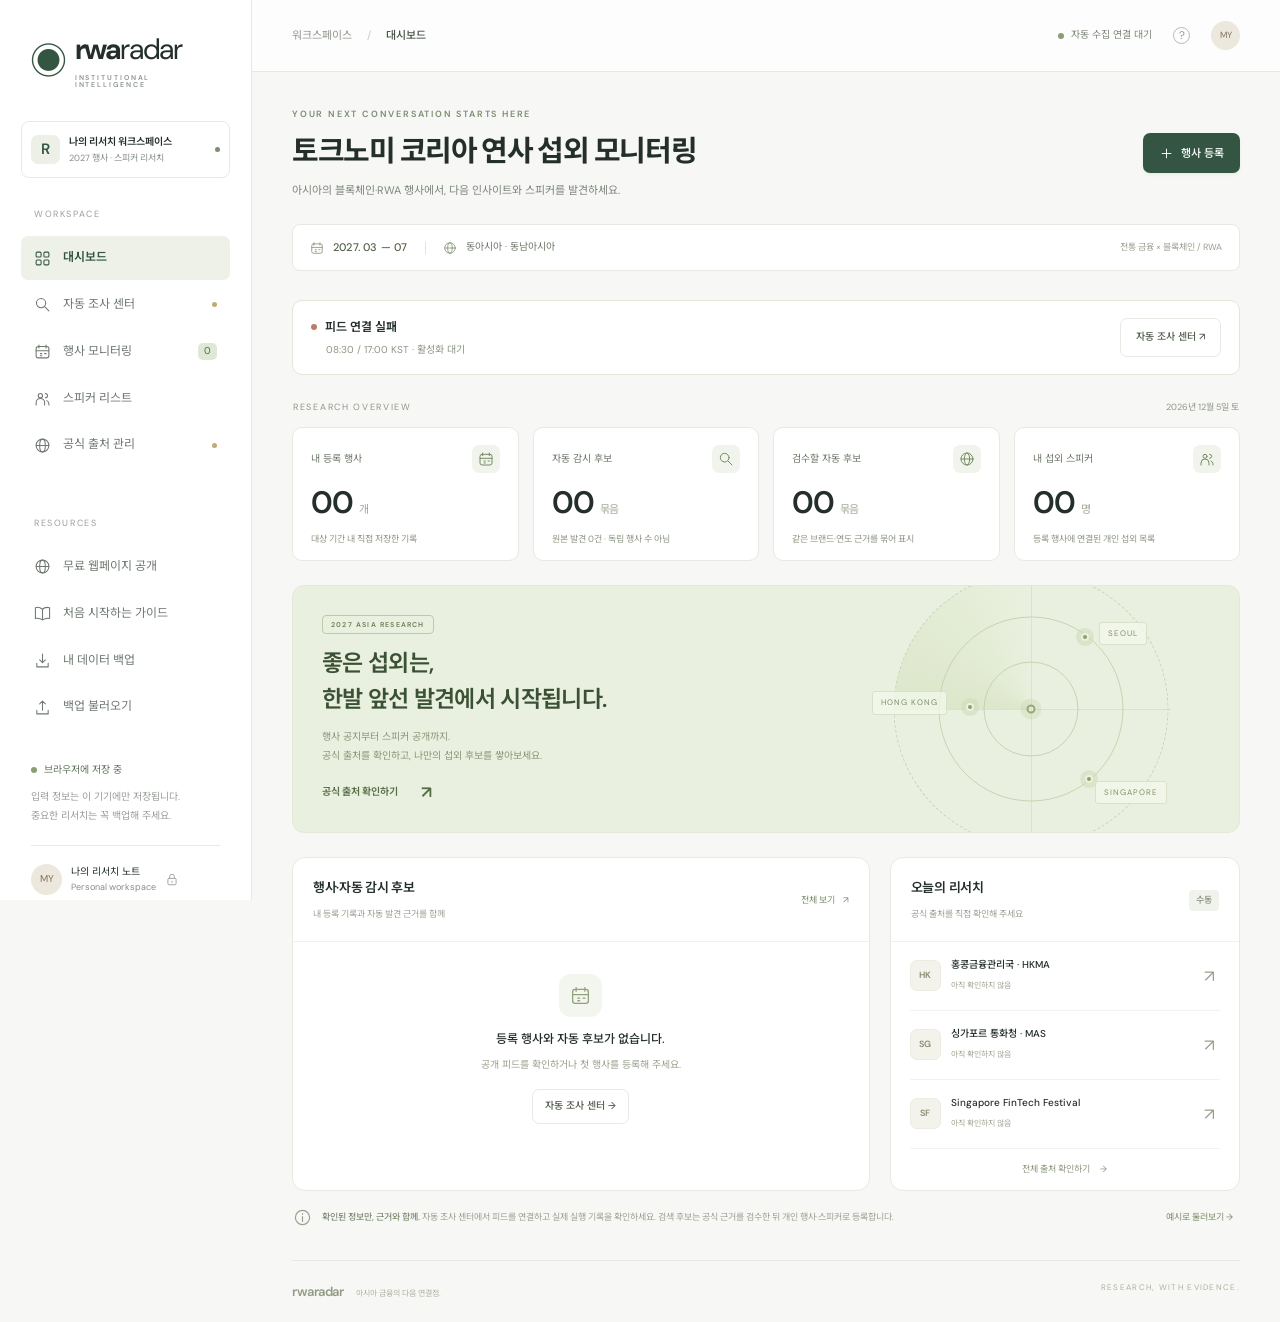
<file: index.html>
<!DOCTYPE html>
<html lang="ko">
<head>
  <meta charset="UTF-8">
  <meta name="viewport" content="width=device-width, initial-scale=1.0">
  <meta name="theme-color" content="#344e41">
  <title>토크노미 코리아 연사 섭외 모니터링 — RWA Radar</title>
  <link rel="preconnect" href="https://fonts.googleapis.com">
  <link rel="preconnect" href="https://fonts.gstatic.com" crossorigin>
  <link href="https://fonts.googleapis.com/css2?family=DM+Sans:wght@400;500;600;700&family=Noto+Sans+KR:wght@400;450;500;600;700;800&display=swap" rel="stylesheet">
  <link rel="stylesheet" href="css/style.css">
  <link rel="stylesheet" href="css/monitor.css">
  <script src="js/event-bridge.js" defer></script>
  <script src="js/event-integration.js" defer></script>
  <script src="js/app.js" defer></script>
  <script src="js/vendor/fflate.js" defer></script>
  <script src="js/recovery-ui.js" defer></script>
  <script src="js/monitor.js" defer></script>
  <script src="js/manual-research.js" defer></script>
  <link rel="stylesheet" href="css/manual-research.css">
</head>
<body>
  <a class="skip-link" href="#main">본문으로 이동</a>
  <aside class="sidebar" id="sidebar">
    <a class="brand" href="#overview" aria-label="RWA Radar 홈"><span class="brand-symbol">◉</span><span>rwa<span class="brand-light">radar</span><small>INSTITUTIONAL INTELLIGENCE</small></span></a>
    <div class="workspace"><span class="workspace-avatar">R</span><div>나의 리서치 워크스페이스<small>2027 행사 · 스피커 리서치</small></div><span class="workspace-dot"></span></div>
    <span class="nav-caption">WORKSPACE</span>
    <nav aria-label="주 메뉴">
      <a href="#overview" data-nav="overview"><span data-icon="grid"></span>대시보드</a>
      <a href="#monitor" data-nav="monitor"><span data-icon="search"></span>자동 조사 센터<span class="tiny-dot"></span></a>
      <a href="#events" data-nav="events"><span data-icon="calendar"></span>행사 모니터링<span class="nav-count" id="navEventCount">0</span></a>
      <a href="#speakers" data-nav="speakers"><span data-icon="users"></span>스피커 리스트</a>
      <a href="#sources" data-nav="sources"><span data-icon="globe"></span>공식 출처 관리<span class="tiny-dot"></span></a>
    </nav>
    <div class="nav-divider"></div>
    <span class="nav-caption">RESOURCES</span>
    <nav aria-label="도움말"><a href="publish.html"><span data-icon="globe"></span>무료 웹페이지 공개</a><a href="#guide" data-nav="guide"><span data-icon="book"></span>처음 시작하는 가이드</a><button id="backupBtn"><span data-icon="download"></span>내 데이터 백업</button><button id="restoreBtn"><span data-icon="upload"></span>백업 불러오기</button></nav>
    <input type="file" id="restoreInput" accept="application/json,.json" hidden>
    <div class="sidebar-bottom"><div class="local-status"><span></span>브라우저에 저장 중</div><p>입력 정보는 이 기기에만 저장됩니다.<br>중요한 리서치는 꼭 백업해 주세요.</p><div class="profile"><span>MY</span><div>나의 리서치 노트<small>Personal workspace</small></div><span data-icon="lock"></span></div></div>
  </aside>
  <div class="app-shell">
    <header class="topbar"><div class="breadcrumb"><button class="mobile-menu icon-button" id="menuBtn" aria-label="메뉴 열기" aria-expanded="false"><span data-icon="menu"></span></button><span>워크스페이스</span><span class="slash">/</span><strong id="breadcrumbTitle">대시보드</strong></div><div class="top-actions"><span class="manual-label"><span></span>수동 리서치 모드</span><button class="help-button" title="운영 가이드" aria-label="운영 가이드" onclick="location.hash='guide'">?</button><span class="top-avatar">MY</span></div></header>
    <main id="main" tabindex="-1">
      <div class="page-heading"><div><div class="eyebrow">YOUR NEXT CONVERSATION STARTS HERE</div><h1 id="pageTitle">토크노미 코리아 연사 섭외 모니터링</h1><p id="pageSubtitle">아시아의 블록체인·RWA 행사에서, 다음 인사이트와 스피커를 발견하세요.</p></div><button class="button primary" id="addBtn"><span data-icon="plus"></span>행사 등록</button></div>
      <div class="scope-bar"><div><span data-icon="calendar"></span><strong>2027. 03 — 07</strong><span class="scope-separator"></span><span data-icon="globe"></span><span>동아시아 · 동남아시아</span></div><span class="scope-focus">전통 금융 × 블록체인 / RWA</span></div>
      <div id="demoBanner" class="demo-banner" hidden><strong>연습용 예시 화면입니다.</strong> 모든 행사·인물은 기능 설명을 위한 가상 데이터입니다. 개최·참석 사실이 아닙니다.<button id="exitDemo">실제 목록으로 돌아가기 <span>→</span></button></div>
      <section id="view-overview" class="view">
        <section class="monitor-summary" id="monitorSummary" aria-live="polite"><div><span class="monitor-status-dot"></span><strong>자동 조사 연결 확인 중</strong><p>목표 일정 · 매일 08:30 / 17:00 한국시간</p></div><a href="#monitor" class="button secondary">자동 조사 센터 ↗</a></section>
        <div class="section-overline"><span>RESEARCH OVERVIEW</span><span class="date-label" id="todayLabel"></span></div>
        <div class="stats-grid" id="stats"></div>
        <section class="research-banner"><div class="banner-copy"><span class="pill-outline">2027 ASIA RESEARCH</span><h2>좋은 섭외는,<br>한발 앞선 발견에서 시작됩니다.</h2><p>행사 공지부터 스피커 공개까지.<br>공식 출처를 확인하고, 나만의 섭외 후보를 쌓아보세요.</p><a href="#sources" class="banner-link">공식 출처 확인하기 <span>↗</span></a></div><div class="radar-art" aria-hidden="true"><div class="radar-circle circle-one"></div><div class="radar-circle circle-two"></div><div class="radar-circle circle-three"></div><div class="radar-axis axis-h"></div><div class="radar-axis axis-v"></div><div class="radar-sweep"></div><div class="radar-center"></div><span class="radar-point point-one"></span><span class="radar-point point-two"></span><span class="radar-point point-three"></span><span class="radar-tag tag-one">SEOUL</span><span class="radar-tag tag-two">HONG KONG</span><span class="radar-tag tag-three">SINGAPORE</span><span class="radar-label">CONNECTING THE NEXT.</span></div></section>
        <div class="dashboard-columns"><section class="panel event-panel"><div class="panel-heading"><div><h2>행사·자동 감시 후보</h2><span>내 등록 기록과 자동 발견 근거를 함께</span></div><a href="#events" class="text-link">전체 보기 <span>↗</span></a></div><div id="overviewEvents"></div></section><section class="panel checklist-panel"><div class="panel-heading"><div><h2>오늘의 리서치</h2><span>공식 출처를 직접 확인해 주세요</span></div><span class="badge neutral">수동</span></div><div id="dailySources"></div><a href="#sources" class="bottom-link">전체 출처 확인하기 <span>→</span></a></section></div>
        <section class="bottom-note"><span data-icon="info"></span><p><strong>확인된 정보만, 근거와 함께.</strong> 자동 조사 센터에서 피드를 연결하고 실제 실행 기록을 확인하세요. 검색 후보는 공식 근거를 검수한 뒤 개인 행사·스피커로 등록합니다.</p><button id="demoBtn">예시로 둘러보기 <span>→</span></button></section>
      </section>
      <section id="view-events" class="view" hidden><div class="filter-bar"><label class="search-box"><span data-icon="search"></span><input id="eventSearch" placeholder="행사명, 주제, 주최 기관 검색" aria-label="행사 검색"></label><select id="regionFilter" aria-label="지역 필터"><option value="">모든 지역</option><option>한국</option><option>중국</option><option>일본</option><option>홍콩</option><option>대만</option><option>싱가포르</option><option>기타 동남아시아</option><option value="미확인">개최지 미확인</option></select><select id="eventOriginFilter" aria-label="기록 출처"><option value="">등록+자동 후보</option><option value="manual">내 등록 행사</option><option value="auto">자동 후보</option></select><select id="statusFilter" aria-label="공개 상태 필터"><option value="">모든 공개 상태</option><option>자동 후보</option><option>개최 공지</option><option>스피커 공개</option><option>일정 미확정</option></select><button class="button secondary" id="csvBtn"><span data-icon="download"></span>CSV 내보내기</button></div><div class="list-summary"><span id="eventSummary"></span><label><input id="inScopeOnly" type="checkbox" checked> 대상 기간·미확정 후보 보기</label></div><section class="panel" id="eventList"></section><p class="footnote">내 등록 행사는 시작일 기준, 자동 후보는 대상 기간 또는 일정·연도 미확정 항목을 표시합니다. 이전 연도는 필터 해제 시 보입니다. 자동 후보는 원본을 감시 브랜드·연도로 묶은 것이며 독립된 확정 행사 수가 아닙니다. 기존 기록과 원본 발견은 삭제하지 않습니다.</p></section>
      <section id="view-speakers" class="view" hidden><div class="info-strip"><span data-icon="info"></span>행사 상세에서 스피커를 추가하면 이곳에 모입니다. 소속·발표 주제·공식 근거를 확인한 뒤 섭외를 검토하세요.</div><label class="search-box speaker-search"><span data-icon="search"></span><input id="speakerSearch" aria-label="스피커 검색" placeholder="이름, 소속, 발표 주제 검색"></label><div id="speakerList" class="speaker-grid"></div></section>
      <section id="view-sources" class="view" hidden><div class="info-strip"><span data-icon="info"></span><span>아래는 <strong>조사 출발점으로 제공하는 공식 기관·행사 사이트</strong>입니다. 2027년 3~7월 개최가 확인된 목록이 아닙니다. 확인 완료 버튼은 확인 날짜만 기록합니다.</span></div><div class="section-line"><h2>모니터링할 공식 출처 <span id="sourceCount"></span></h2><button class="button secondary" id="addSourceBtn"><span data-icon="plus"></span>출처 추가</button></div><div id="sourceList" class="source-grid"></div></section>
      <section id="view-monitor" class="view" hidden>
        <section class="monitor-hero"><div><span class="eyebrow">TWICE DAILY · EVIDENCE FIRST</span><h2>발견은 자동으로,<br>판단은 근거와 함께.</h2><p>첨부 조사자료에서 도출한 행사군과 다국어 키워드로<br>2027년의 새 공지와 스피커 공개를 추적합니다.</p></div><div class="schedule-pair"><div><span>오전 리서치</span><strong>08:30</strong><small>ASIA / SEOUL</small></div><div><span>오후 리서치</span><strong>17:00</strong><small>UTC +09:00</small></div></div></section>
        <section class="manual-tools" aria-label="직접 조사 도구"><article><span class="eyebrow">ON-DEMAND MONITORING</span><h3>예약을 기다리지 않고 직접 실행</h3><p>자동 갱신이 멈추면 GitHub 실행 화면에서 전체 조사를 시작하세요. 결과 새로고침과는 다른 기능입니다.</p><button class="button primary" id="openManualRun">수동 모니터링 실행 →</button><small>GitHub 로그인·Run workflow 승인이 필요합니다.</small></article><article><span class="eyebrow">RESEARCH A PUBLIC URL</span><h3>발견한 행사·연사 페이지 조사</h3><form id="targetResearchForm"><label for="targetResearchUrl">공개 웹페이지 URL</label><input id="targetResearchUrl" type="url" required maxlength="2000" placeholder="https://행사사이트/2027/speakers"><label class="manual-consent"><input id="targetPublicConsent" type="checkbox" required> 이 URL과 조사 결과가 공개 피드·GitHub 이력에 공개됨을 확인합니다.</label><button class="button secondary" type="submit">이 링크 조사 요청 준비 →</button></form><small>지정 URL 1페이지의 HTML/구조화 연사 정보 추출. PDF·이미지·로그인·JS 전용 명단은 자동 추출하지 못합니다.</small></article></section><p id="manualResearchStatus" class="manual-status" role="status">무료 구성에서는 아래 도구로 실행 화면을 연 뒤 GitHub에서 직접 승인합니다. 토큰을 입력하지 마세요.</p><div class="manual-refresh"><button id="refreshManualResults" class="text-link">실행 완료 후 조사결과 다시 읽기 ↻</button><button id="showManualFindings" class="text-link">지정 URL 조사 결과만 보기 →</button><button id="downloadManualUpdate" class="text-link">수동 조사 기능 업데이트 파일 ↓</button></div>
        <div class="monitor-tabs" role="group" aria-label="자동 조사 메뉴"><button data-monitor-tab="findings" class="selected">조사 결과 <span id="findingCount">0</span></button><button data-monitor-tab="keywords">키워드·감시목록</button><button data-monitor-tab="health">실행 기록</button><button data-monitor-tab="connect">연결·시작 안내</button></div>
        <section id="monitor-pane-findings" class="monitor-pane"><div id="monitorStatus" class="connection-status" aria-live="polite"></div><div class="monitor-filter"><label class="search-box"><span data-icon="search"></span><input id="findingSearch" placeholder="행사·기사 제목·근거 검색" aria-label="자동 조사 결과 검색"></label><select id="findingFilter" aria-label="조사 결과 분류"><option value="all">전체 발견</option><option value="manual">지정 URL 조사</option><option value="review">검수 필요</option><option value="automatic">자동 분류·추출</option><option value="reviewed">검수 완료</option><option value="dismissed">보류</option><option value="scope">대상 기간 확인</option></select><button class="button secondary" id="refreshMonitor">결과 새로고침</button></div><p class="monitor-explainer">검색 결과는 개최 확정이 아닙니다. 자동 추출은 출처·날짜·지역·금융 연관성 조건을 충족한 항목에만 표시합니다. 기사 게시일을 행사일로 사용하지 않습니다.</p><div id="findingsList"></div><button id="moreFindings" class="button secondary" hidden>더 보기</button></section>
        <section id="monitor-pane-keywords" class="monitor-pane" hidden><div class="info-strip"><span data-icon="info"></span><span>두 첨부문서의 전체 본문·표·링크를 바탕으로 재구성했습니다. 과거 이력은 감시 후보이며, 2027년 개최 확정을 뜻하지 않습니다. A=금융 실무 우선 / B=관련 트랙 탐색 / C=기간 이동 감시.</span></div><div class="section-line"><h2>다국어 검색 전략</h2><button id="downloadKeywords" class="button secondary">키워드 내려받기</button></div><div id="keywordGroups" class="keyword-grid"></div><div class="section-line watchlist-heading"><h2>2027 행사 감시목록 <span id="watchCount"></span></h2><label class="search-box"><span data-icon="search"></span><input id="watchSearch" aria-label="감시목록 검색" placeholder="행사·지역 검색"></label></div><div id="watchList" class="watch-grid"></div><details class="document-cautions"><summary>문서 간 차이와 오탐 방지 기준</summary><ul id="documentCautions"></ul><p>RWA 단독 검색에서 위험가중자산·Risk-Weighted Assets는 제외합니다. 이전 연도의 스피커를 2027년 명단으로 옮기지 않습니다.</p></details></section>
        <section id="monitor-pane-health" class="monitor-pane" hidden><div class="info-strip"><span data-icon="info"></span>출처 확인 실패는 ‘새 소식 없음’이 아닙니다. 실패 시 이전 발견 기록을 유지합니다. 마지막 전체 성공과 최근 시도를 구분합니다.</div><div id="monitorRecovery"></div><div id="monitorHealth"></div></section>
        <section id="monitor-pane-connect" class="monitor-pane" hidden><section class="panel connection-panel"><span class="eyebrow">READ-ONLY PUBLIC RESEARCH FEED</span><h2>예약 수집기의 결과를 연결하세요.</h2><p>사이트는 공개 JSON 피드를 읽기만 합니다. API 키·비밀번호·GitHub 토큰을 입력하지 마세요. 개인 섭외 메모는 공개 피드에 포함하지 않습니다.</p><p id="activeMonitorConnection" class="footnote"></p><form id="monitorConnectionForm"><label>공개 조사 피드 URL<input type="url" id="monitorFeedUrl" placeholder="예약 수집기가 발급한 https://…/monitor-feed.json" required></label><div class="connection-actions"><button class="button primary" type="submit" id="connectMonitor">연결 확인 후 저장</button><button class="button secondary" id="useLocalFeed" type="button">기본 수집기로 연결</button><button class="button secondary" id="backupMonitor" type="button">현재 조사결과 백업</button></div></form><p id="connectionFeedback" role="status"></p><p class="footnote">연결 주소·검수 상태는 기존 브라우저 백업에도 포함됩니다. 별도 개인 기록을 덮어쓰지 않습니다. 페이지를 열어 둔 동안 5분마다 결과를 다시 읽으며, 닫힌 동안의 조사는 외부 예약 수집기가 수행해야 합니다.</p></section><section class="update-banner"><h3>수동 URL 조사 + RSS 보완 · 수집기 v3</h3><p id="collectorVersionNotice">현재 운영 수집기의 버전을 확인하고 있습니다.</p><p>기존 수집기 저장소의 automation 폴더에 Python 파일 2개와 .github/workflows의 워크플로 1개를 교체하세요. 개인 기록·관측 이력·기존 설정·예약 변수는 유지합니다. ZIP의 automation/MANUAL.md를 따라 주세요.</p><button class="button primary" id="downloadCollectorUpdate">수집기 v3 업데이트 받기 ↓</button></section><div class="setup-download"><div><strong>처음 한 번, 설치 파일로 시작하세요.</strong><p>수집 코드·예약 설정·키워드·클릭 순서 안내를 ZIP으로 묶어 드립니다. 개인 기록은 포함하지 않습니다.</p></div><button class="button primary" id="downloadAutomationKit">자동화 설치 파일 받기 ↓</button></div><div class="activation-steps"><article><span class="step">01</span><h3>외부 실행 환경 준비</h3><p>GitHub 저장소에 이 프로젝트의 수집 코드·설정·워크플로를 올립니다. 현재 프로젝트 저장소에 직접 접근할 수 없다면 소유자가 내려받아 본인 저장소로 옮겨야 합니다. 자동 활성화되지는 않습니다.</p></article><article><span class="step">02</span><h3>최초 1회 수동 실행</h3><p>저장소 Settings → Pages에서 GitHub Actions를 선택하고, Actions의 ‘RWA Radar — twice-daily research’에서 Run workflow를 누릅니다. 공개할 것은 조사결과뿐입니다. Pages 환경 승인·권한·요금 조건은 계정에 따라 다릅니다.</p></article><article><span class="step">03</span><h3>결과 URL 연결</h3><p>성공한 실행의 Summary에 표시된 monitor-feed.json 주소를 위에 입력합니다. 실제 수집 시각·성공/실패 건수를 확인해야 연결이 검증됩니다. URL만 저장했다고 예약이 켜지는 것은 아닙니다.</p></article><article><span class="step">04</span><h3>하루 두 번 실행 활성화</h3><p>Settings → Secrets and variables → Actions → Variables에 RADAR_ENABLE_SCHEDULE 값을 true로 등록합니다. 기본 브랜치의 워크플로에 오전 8:30·오후 5:00 한국시간이 설정되어 있습니다. GitHub 예약은 지연·누락될 수 있고 장기 비활성 저장소에서는 중지될 수 있습니다.</p></article></div><div class="info-strip"><span data-icon="info"></span><span><strong>현재 가동 여부는 실제 실행 기록으로 판단하세요.</strong> 이 편집 환경에서 외부 계정 설정·예약 활성화·운영 수집까지 대신 완료할 수는 없습니다. 정각 보장이 필요한 경우에는 별도 관리형 예약 서버가 필요합니다. 자세한 인계 문서: automation/SETUP.md</span></div></section>
      </section>
      <section id="view-guide" class="view" hidden><div class="guide-intro"><span class="eyebrow">A SMALL START, A BETTER RESEARCH</span><h2>처음이라면, 여기서 시작하세요.</h2><p>코드를 몰라도 괜찮습니다. 매일 10~15분, 아래 순서로 리서치를 쌓아가세요.</p></div><div class="guide-grid"><article class="guide-card"><span class="step">01</span><h3>공식 출처 열어보기</h3><p>‘공식 출처 관리’에서 기관·행사 사이트를 엽니다. Events, Agenda, Speakers, News 메뉴에서 2027년 공지를 찾으세요. 홈페이지에 공지가 없다고 행사 미개최로 단정하지 마세요.</p><a href="#sources">출처 목록으로 →</a></article><article class="guide-card"><span class="step">02</span><h3>행사와 근거 함께 등록하기</h3><p>‘행사 등록’에서 행사명, 일정, 지역, 주제와 공식 공지 URL을 입력합니다. 이전 연도 행사를 2027년 확정 행사로 옮기지 마세요. 일정이 없으면 ‘일정 미확정’을 선택합니다.</p><button class="text-link" id="guideAddBtn">첫 행사 등록하기 →</button></article><article class="guide-card"><span class="step">03</span><h3>발표자에서 섭외 후보 찾기</h3><p>행사 상세의 ‘스피커 추가’에서 소속·직함·발표 주제·공식 프로필 URL을 기록합니다. 금융기관의 현직 여부와 한국 방문·원격 참여 가능성은 별도로 확인하세요.</p><a href="#speakers">스피커 리스트로 →</a></article><article class="guide-card"><span class="step">04</span><h3>확인일 기록하고 백업하기</h3><p>공식 사이트를 실제로 확인한 다음 ‘오늘 확인 완료’를 누릅니다. 왼쪽 ‘내 데이터 백업’으로 JSON 파일을 보관하세요. 다른 기기에서는 ‘백업 불러오기’로 기존 기록을 유지하며 추가할 수 있습니다.</p><button class="text-link" id="guideBackupBtn">백업 파일 내려받기 →</button></article></div><section class="automation-card"><div><span class="badge green">NEXT STEP</span><h2>‘매일 자동 확인’은 별도 연결이 필요합니다.</h2><p>자동 조사 센터에서 예약 수집기의 공개 피드를 연결할 수 있습니다. 브라우저를 닫은 동안의 조사에는 외부 실행 환경 활성화가 필요합니다.</p></div><ol><li><strong>대상 확정</strong><span>모니터링할 출처 URL과 중요 키워드를 정합니다.</span></li><li><strong>예약 수집 활성화</strong><span>자동 조사 센터의 ‘연결·시작 안내’에 따라 GitHub Actions 예약 수집기를 활성화합니다. 목표 시각은 08:30·17:00 한국시간이며, 서비스 사정에 따라 지연될 수 있습니다.</span></li><li><strong>피드 연결·검수</strong><span>발급된 공개 JSON 주소를 연결하면 조사결과가 표시됩니다. 불확실한 항목을 공식 원문으로 검수하고, 개인 섭외 기록은 기존 브라우저에 보관합니다. 외부 실행 환경을 활성화하기 전에는 자동 조사하지 않습니다.</span></li></ol><p class="footnote">권장 검색식: “2027” “tokenization” “RWA” “institutional digital assets” “speakers” + 지역명. 개최 확정 / 금융권 연관성 / 스피커 공개를 각각 확인하세요.</p></section><section class="guide-notice"><h3>내 정보는 어디에 저장되나요?</h3><p>행사·스피커·확인일은 이 브라우저의 localStorage에만 저장됩니다. 계정 로그인·기기 간 동기화·이메일 발송·자동 수집은 없습니다. 브라우저 데이터 삭제나 시크릿 모드 종료 시 기록이 사라질 수 있습니다. 공개 컴퓨터에는 비공개 섭외 정보나 개인정보를 입력하지 마세요. 예시 모드의 변경은 저장되지 않습니다.</p></section></section>
      <footer><span class="footer-brand">rwaradar <span>아시아 금융의 다음 연결점.</span></span><span>RESEARCH, WITH EVIDENCE.</span></footer>
    </main>
  </div>
  <dialog id="eventDialog"><form id="eventForm"><div class="dialog-heading"><div><span class="eyebrow">EVENT RESEARCH</span><h2 id="eventFormTitle">새 행사 등록</h2></div><button type="button" class="icon-button close-dialog" aria-label="닫기">×</button></div><input type="hidden" name="id"><input type="hidden" name="originFindingId"><label>행사명 <span class="required">*</span><input name="name" required maxlength="160" placeholder="공식 행사명을 입력하세요"></label><div class="form-row"><label>시작일<input name="date" type="date"></label><label>종료일<input name="endDate" type="date"></label></div><div class="form-row"><label>지역 <span class="required">*</span><select name="region" required><option value="">지역 선택</option><option>한국</option><option>중국</option><option>일본</option><option>홍콩</option><option>대만</option><option>싱가포르</option><option>기타 동남아시아</option></select></label><label>도시 / 장소<input name="city" maxlength="100" placeholder="예: 서울"></label></div><label>주최 기관<input name="organizer" maxlength="160" placeholder="기관명"></label><label>주제<select name="topic"><option>RWA·토큰증권</option><option>기관용 디지털자산</option><option>온체인 결제·스테이블코인</option><option>금융 규제·인프라</option><option>기타 금융·블록체인</option></select></label><div class="form-row"><label>공개 상태<select name="status"><option>개최 공지</option><option>스피커 공개</option><option>일정 미확정</option></select></label><label>근거 확인일 <span class="required">*</span><input name="checked" type="date" required></label></div><label>공식 공지 URL <span class="required">*</span><input name="url" type="url" required placeholder="https:// 공식 공지 페이지"></label><label>리서치 메모<textarea name="notes" rows="3" maxlength="2000" placeholder="금융권 연관성, 눈여겨볼 세션, 추가 확인할 내용"></textarea></label><p class="footnote">공식 출처를 직접 확인한 정보를 입력하세요. 날짜가 없으면 ‘일정 미확정’을 선택하세요.</p><div class="dialog-actions"><button type="button" class="button secondary close-dialog">취소</button><button class="button primary" type="submit">행사 저장</button></div></form></dialog>
  <dialog id="detailDialog"><div id="detailContent"></div></dialog>
  <dialog id="speakerDialog"><form id="speakerForm"><div class="dialog-heading"><h2>스피커 추가</h2><button type="button" class="icon-button close-dialog" aria-label="닫기">×</button></div><input type="hidden" name="eventId"><div class="form-row"><label>이름 <span class="required">*</span><input name="name" required maxlength="100"></label><label>직함<input name="role" maxlength="100"></label></div><label>소속 금융기관 / 기업 <span class="required">*</span><input name="company" required maxlength="160"></label><label>발표 주제<input name="topic" maxlength="300"></label><label>공식 프로필·스피커 공개 URL <span class="required">*</span><input name="url" type="url" required placeholder="https://"></label><label>섭외 검토 상태<select name="stage"><option>관심 후보</option><option>섭외 검토</option><option>연락 완료</option><option>참여 확정</option><option>보류</option></select></label><p class="footnote">이름이 공개되었다고 참석 확정으로 간주하지 마세요. 공식 명단과 소속을 확인해 주세요.</p><div class="dialog-actions"><button type="button" class="button secondary close-dialog">취소</button><button type="submit" class="button primary">스피커 저장</button></div></form></dialog>
  <dialog id="sourceDialog"><form id="sourceForm"><div class="dialog-heading"><h2>공식 출처 추가</h2><button type="button" class="icon-button close-dialog" aria-label="닫기">×</button></div><label>기관 / 행사명 <span class="required">*</span><input name="name" required maxlength="120"></label><label>지역<input name="region" required maxlength="80" placeholder="예: 일본"></label><label>공식 URL <span class="required">*</span><input name="url" type="url" required placeholder="https://"></label><label>확인할 내용<textarea name="note" maxlength="500" rows="3" placeholder="2027년 일정, 스피커, 금융기관 참여 여부"></textarea></label><div class="dialog-actions"><button type="button" class="button secondary close-dialog">취소</button><button class="button primary" type="submit">출처 저장</button></div></form></dialog>
  <dialog id="autoGroupDialog"><div id="autoGroupContent"></div></dialog>
  <dialog id="manualRunDialog"><div id="manualRunContent"></div></dialog>
  <dialog id="speakerImportDialog"><form id="speakerImportForm"><div id="speakerImportContent"></div></form></dialog>
  <dialog id="monitorDetailDialog"><div id="monitorDetailContent"></div></dialog>
  <div id="toast" role="status" aria-live="polite"></div>
<script src="https://www.genspark.ai/sandbox_inspect.js"></script></body>
</html>
</file>
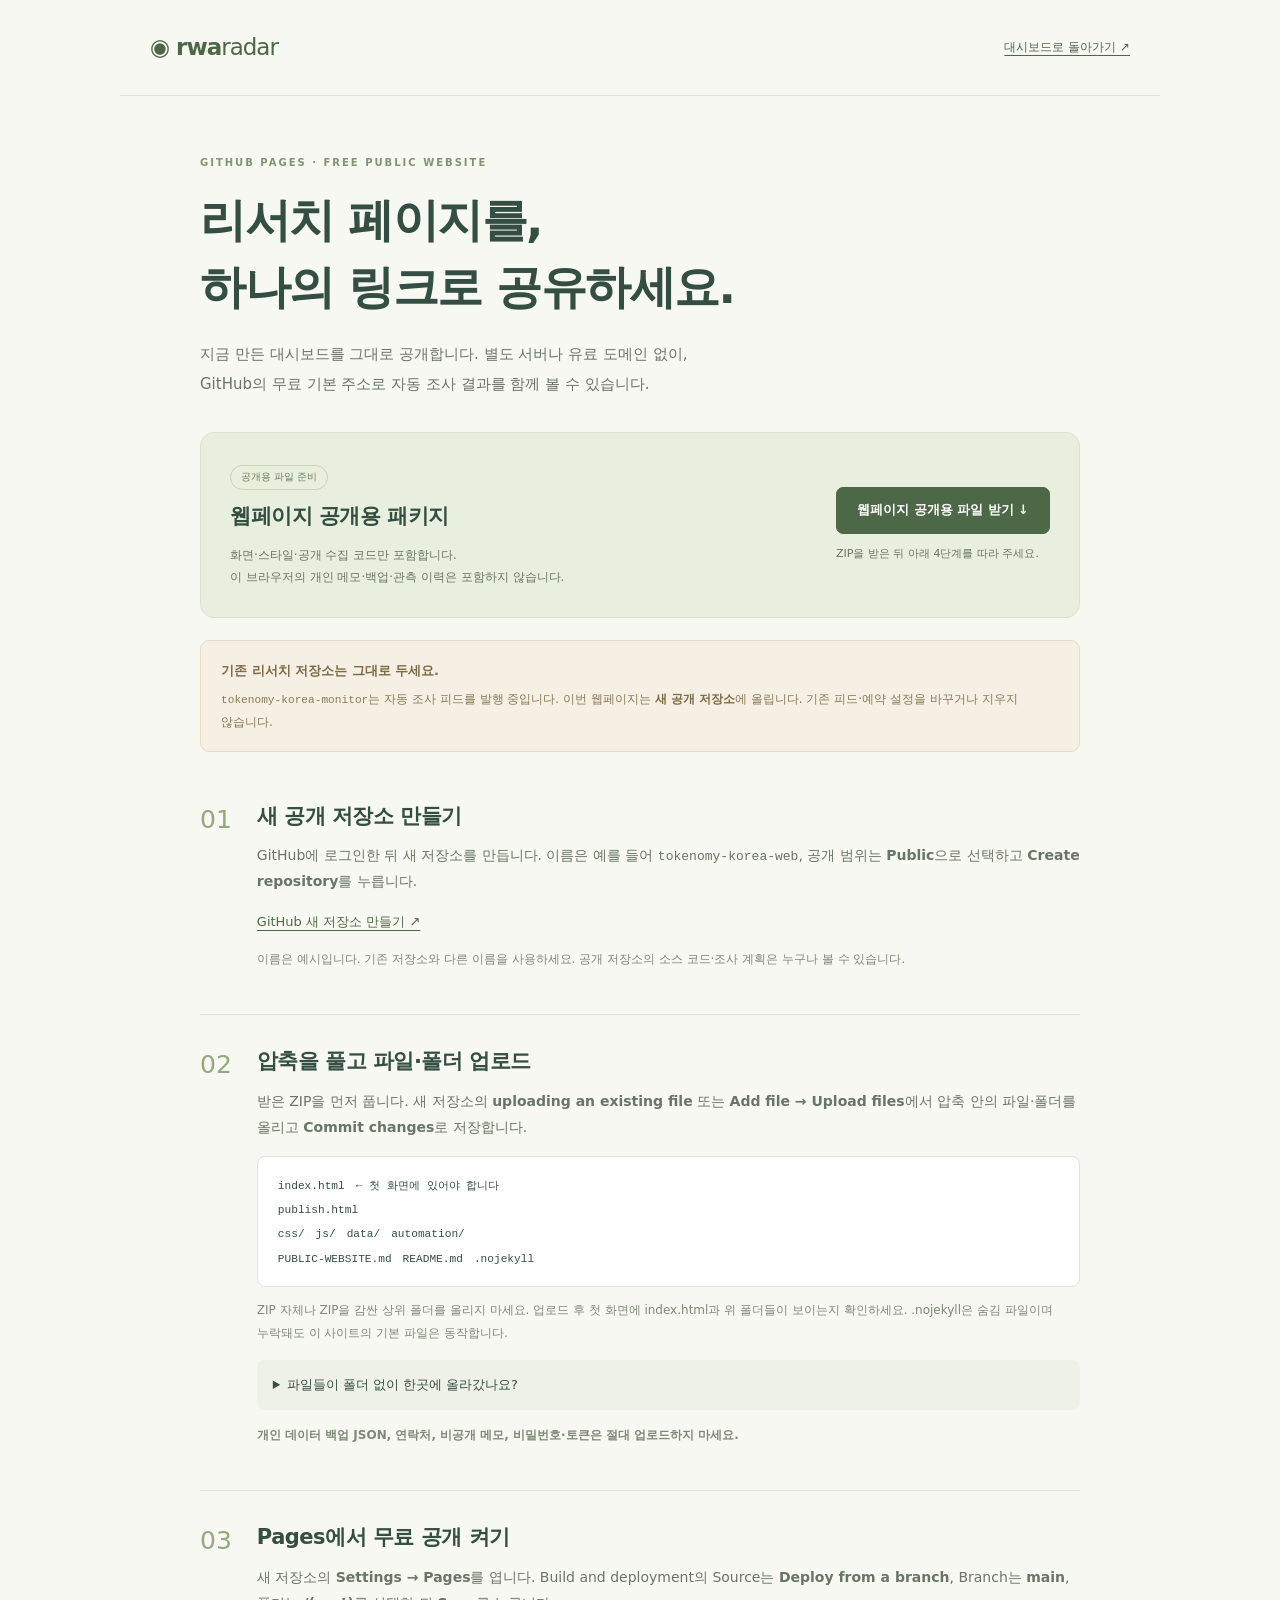
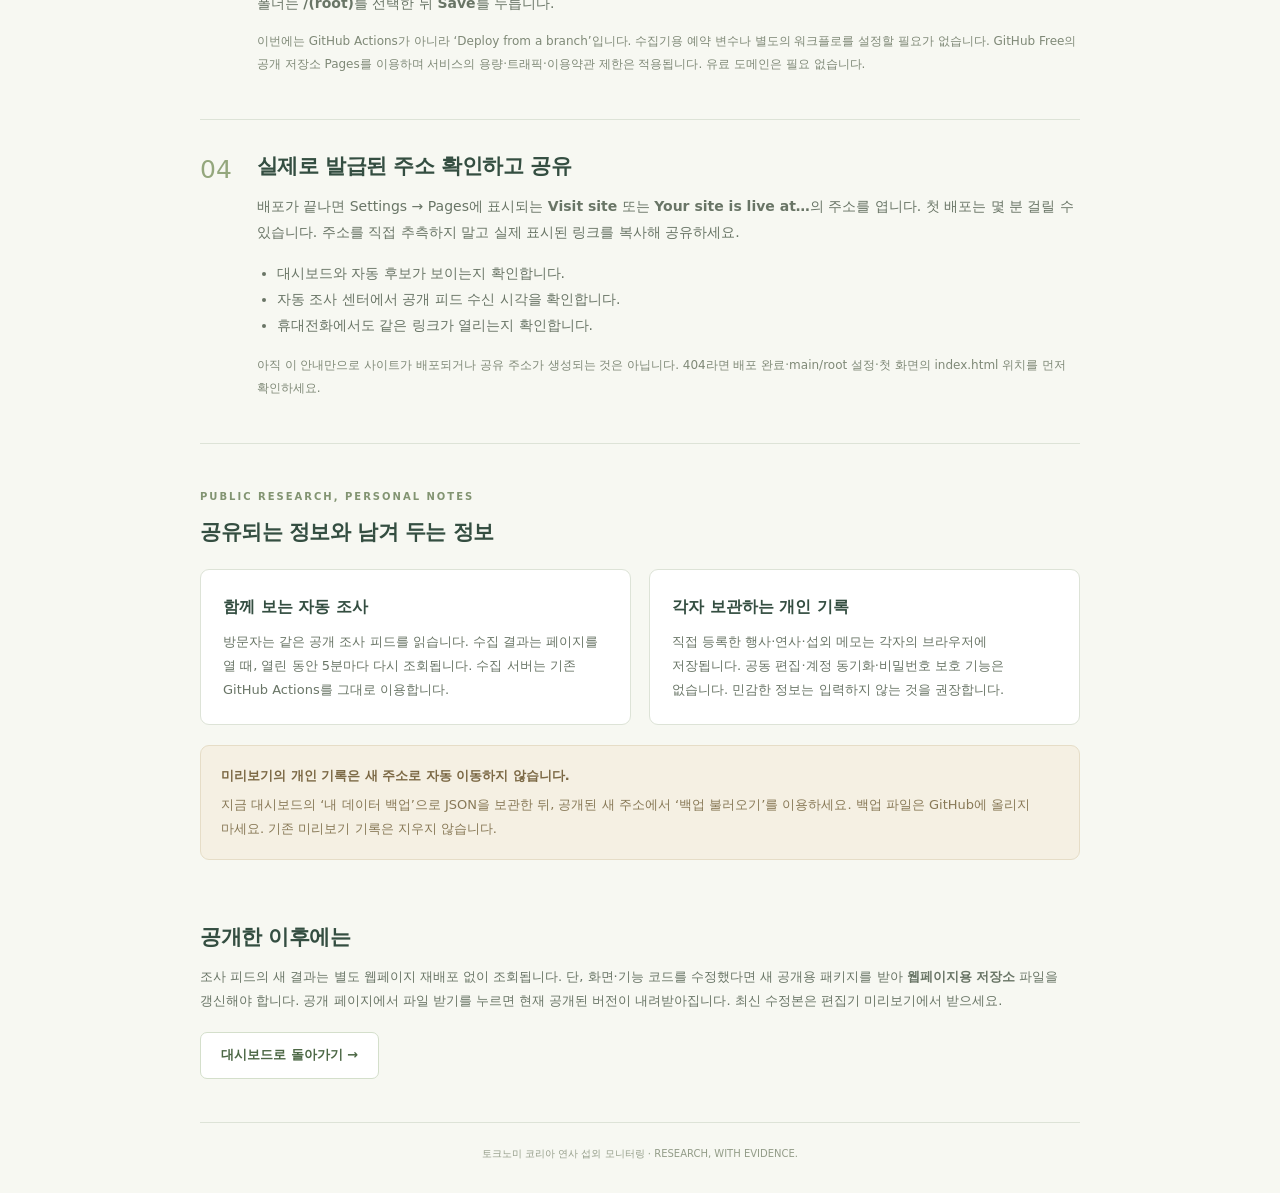
<file: publish.html>
<!doctype html>
<html lang="ko">
<head>
  <meta charset="utf-8">
  <meta name="viewport" content="width=device-width,initial-scale=1">
  <meta name="theme-color" content="#344e41">
  <title>무료 웹페이지 공개 안내 — 토크노미 코리아</title>
  <link rel="stylesheet" href="css/publish.css">
  <script src="js/vendor/fflate.js" defer></script>
  <script src="js/publish.js" defer></script>
</head>
<body>
  <a class="skip" href="#main">본문으로 이동</a>
  <header class="publish-header"><a href="index.html" class="brand">◉ rwa<span>radar</span></a><a href="index.html">대시보드로 돌아가기 ↗</a></header>
  <main id="main">
    <div class="eyebrow">GITHUB PAGES · FREE PUBLIC WEBSITE</div>
    <h1>리서치 페이지를,<br>하나의 링크로 공유하세요.</h1>
    <p class="intro">지금 만든 대시보드를 그대로 공개합니다. 별도 서버나 유료 도메인 없이,<br class="desktop-break"> GitHub의 무료 기본 주소로 자동 조사 결과를 함께 볼 수 있습니다.</p>
    <section class="download-panel" aria-labelledby="packageTitle">
      <div><span class="tag">공개용 파일 준비</span><h2 id="packageTitle">웹페이지 공개용 패키지</h2><p>화면·스타일·공개 수집 코드만 포함합니다.<br>이 브라우저의 개인 메모·백업·관측 이력은 포함하지 않습니다.</p></div>
      <div class="download-action"><button id="downloadWebsite" class="button primary">웹페이지 공개용 파일 받기 ↓</button><p id="downloadStatus" role="status" aria-live="polite">ZIP을 받은 뒤 아래 4단계를 따라 주세요.</p></div>
    </section>
    <aside class="notice"><strong>기존 리서치 저장소는 그대로 두세요.</strong><p><code>tokenomy-korea-monitor</code>는 자동 조사 피드를 발행 중입니다. 이번 웹페이지는 <strong>새 공개 저장소</strong>에 올립니다. 기존 피드·예약 설정을 바꾸거나 지우지 않습니다.</p></aside>
    <section class="steps" aria-label="GitHub Pages 공개 순서">
      <article class="step"><span class="step-number">01</span><div><h2>새 공개 저장소 만들기</h2><p>GitHub에 로그인한 뒤 새 저장소를 만듭니다. 이름은 예를 들어 <code>tokenomy-korea-web</code>, 공개 범위는 <strong>Public</strong>으로 선택하고 <strong>Create repository</strong>를 누릅니다.</p><a href="https://github.com/new" target="_blank" rel="noopener noreferrer">GitHub 새 저장소 만들기 ↗</a><p class="small">이름은 예시입니다. 기존 저장소와 다른 이름을 사용하세요. 공개 저장소의 소스 코드·조사 계획은 누구나 볼 수 있습니다.</p></div></article>
      <article class="step"><span class="step-number">02</span><div><h2>압축을 풀고 파일·폴더 업로드</h2><p>받은 ZIP을 먼저 풉니다. 새 저장소의 <strong>uploading an existing file</strong> 또는 <strong>Add file → Upload files</strong>에서 압축 안의 파일·폴더를 올리고 <strong>Commit changes</strong>로 저장합니다.</p><div class="file-tree" aria-label="필수 폴더 구조"><code>index.html　← 첫 화면에 있어야 합니다<br>publish.html<br>css/　js/　data/　automation/<br>PUBLIC-WEBSITE.md　README.md　.nojekyll</code></div><p class="small">ZIP 자체나 ZIP을 감싼 상위 폴더를 올리지 마세요. 업로드 후 첫 화면에 index.html과 위 폴더들이 보이는지 확인하세요. .nojekyll은 숨김 파일이며 누락돼도 이 사이트의 기본 파일은 동작합니다.</p><details><summary>파일들이 폴더 없이 한곳에 올라갔나요?</summary><p>폴더 경로가 사라지면 화면이 깨집니다. 새 저장소에서 각 폴더를 먼저 만들고, 해당 폴더 안에서 파일만 업로드하세요. 예: Add file → Create new file에서 <code>css/README.md</code>를 만들고 저장 → css 폴더 열기 → Upload files로 style.css, monitor.css, publish.css를 올립니다. js, js/vendor, data, automation도 같은 방식으로 원래 경로를 유지합니다. 기존 리서치 저장소의 파일은 수정하지 마세요.</p></details><p class="small"><strong>개인 데이터 백업 JSON, 연락처, 비공개 메모, 비밀번호·토큰은 절대 업로드하지 마세요.</strong></p></div></article>
      <article class="step"><span class="step-number">03</span><div><h2>Pages에서 무료 공개 켜기</h2><p>새 저장소의 <strong>Settings → Pages</strong>를 엽니다. Build and deployment의 Source는 <strong>Deploy from a branch</strong>, Branch는 <strong>main</strong>, 폴더는 <strong>/(root)</strong>를 선택한 뒤 <strong>Save</strong>를 누릅니다.</p><p class="small">이번에는 GitHub Actions가 아니라 ‘Deploy from a branch’입니다. 수집기용 예약 변수나 별도의 워크플로를 설정할 필요가 없습니다. GitHub Free의 공개 저장소 Pages를 이용하며 서비스의 용량·트래픽·이용약관 제한은 적용됩니다. 유료 도메인은 필요 없습니다.</p></div></article>
      <article class="step"><span class="step-number">04</span><div><h2>실제로 발급된 주소 확인하고 공유</h2><p>배포가 끝나면 Settings → Pages에 표시되는 <strong>Visit site</strong> 또는 <strong>Your site is live at…</strong>의 주소를 엽니다. 첫 배포는 몇 분 걸릴 수 있습니다. 주소를 직접 추측하지 말고 실제 표시된 링크를 복사해 공유하세요.</p><ul><li>대시보드와 자동 후보가 보이는지 확인합니다.</li><li>자동 조사 센터에서 공개 피드 수신 시각을 확인합니다.</li><li>휴대전화에서도 같은 링크가 열리는지 확인합니다.</li></ul><p class="small">아직 이 안내만으로 사이트가 배포되거나 공유 주소가 생성되는 것은 아닙니다. 404라면 배포 완료·main/root 설정·첫 화면의 index.html 위치를 먼저 확인하세요.</p></div></article>
    </section>
    <section class="sharing" aria-labelledby="sharingTitle"><div class="eyebrow">PUBLIC RESEARCH, PERSONAL NOTES</div><h2 id="sharingTitle">공유되는 정보와 남겨 두는 정보</h2><div class="sharing-grid"><article><h3>함께 보는 자동 조사</h3><p>방문자는 같은 공개 조사 피드를 읽습니다. 수집 결과는 페이지를 열 때, 열린 동안 5분마다 다시 조회됩니다. 수집 서버는 기존 GitHub Actions를 그대로 이용합니다.</p></article><article><h3>각자 보관하는 개인 기록</h3><p>직접 등록한 행사·연사·섭외 메모는 각자의 브라우저에 저장됩니다. 공동 편집·계정 동기화·비밀번호 보호 기능은 없습니다. 민감한 정보는 입력하지 않는 것을 권장합니다.</p></article></div><div class="notice"><strong>미리보기의 개인 기록은 새 주소로 자동 이동하지 않습니다.</strong><p>지금 대시보드의 ‘내 데이터 백업’으로 JSON을 보관한 뒤, 공개된 새 주소에서 ‘백업 불러오기’를 이용하세요. 백업 파일은 GitHub에 올리지 마세요. 기존 미리보기 기록은 지우지 않습니다.</p></div></section>
    <section class="after"><h2>공개한 이후에는</h2><p>조사 피드의 새 결과는 별도 웹페이지 재배포 없이 조회됩니다. 단, 화면·기능 코드를 수정했다면 새 공개용 패키지를 받아 <strong>웹페이지용 저장소</strong> 파일을 갱신해야 합니다. 공개 페이지에서 파일 받기를 누르면 현재 공개된 버전이 내려받아집니다. 최신 수정본은 편집기 미리보기에서 받으세요.</p><a href="index.html" class="button secondary">대시보드로 돌아가기 →</a></section>
  </main>
  <footer>토크노미 코리아 연사 섭외 모니터링 · RESEARCH, WITH EVIDENCE.</footer>
<script src="https://www.genspark.ai/sandbox_inspect.js"></script></body>
</html>
</file>
<file: css/style.css>
:root{--bg:#f7f8f5;--paper:#fff;--ink:#242f2b;--muted:#858d87;--line:#e7eae3;--green:#355543;--lime:#dbe6b8;--side:252px;--radius:13px}*{box-sizing:border-box}body{margin:0;color:var(--ink);background:var(--bg);font-family:'DM Sans','Noto Sans KR',sans-serif;font-size:13px;line-height:1.65}button,input,select,textarea{font:inherit}a{color:inherit;text-decoration:none}button,a,input,select,textarea{-webkit-tap-highlight-color:transparent}button{cursor:pointer}button:disabled{cursor:not-allowed;opacity:.5}button{color:inherit}button:focus-visible,a:focus-visible{outline:3px solid #9eb477;outline-offset:4px}svg{width:19px;height:19px;display:block;flex-shrink:0}button svg{pointer-events:none}[hidden]{display:none!important}.sidebar{position:fixed;inset:0 auto 0 0;width:var(--side);background:#fff;border-right:1px solid var(--line);padding:35px 21px 20px;display:flex;flex-direction:column;z-index:30}.brand{display:flex;align-items:center;gap:9px;padding:0 9px;font-size:29px;font-weight:700;line-height:1;letter-spacing:-1.4px}.brand-symbol{font-size:37px;color:var(--green);font-weight:400}.brand-light{font-weight:400}.brand small{display:block;font-size:7px;letter-spacing:1.9px;font-weight:600;margin-top:10px;color:#8b948c}.workspace{display:flex;align-items:center;gap:9px;border:1px solid var(--line);border-radius:8px;margin:33px 0 29px;padding:12px 9px;font-size:10px;font-weight:600;white-space:nowrap}.workspace-avatar{display:grid;place-items:center;flex-shrink:0;width:29px;height:29px;border-radius:7px;background:#edf0e6;color:var(--green);font-size:15px}.workspace small{display:block;font-size:9px;color:var(--muted);font-weight:400}.workspace-dot{background:#77916d;border-radius:50%;height:5px;width:5px;margin-left:auto}.nav-caption{font-size:9px;letter-spacing:1.6px;color:#9a9f99;margin:0 13px 11px}nav a,nav button{display:flex;align-items:center;gap:12px;border:0;width:100%;text-align:left;padding:12px 13px;margin:3px 0;border-radius:7px;background:none;color:#707971;font-size:12px}nav svg{width:17px;height:17px}nav a:hover,nav button:hover{background:#f6f7f2}nav a.active{color:var(--green);background:#edf1e7;font-weight:600}nav .nav-count{margin-left:auto;border-radius:5px;background:#dfe8d4;color:#56664c;font-size:10px;padding:0 6px}.tiny-dot{width:5px;height:5px;background:#c4a876;border-radius:50%;margin-left:auto}.nav-divider{height:1px;background:var(--line);margin:23px 11px}.sidebar-bottom{margin-top:auto;padding:30px 10px 0}.local-status{display:flex;align-items:center;gap:7px;color:#61745e;font-size:10px}.local-status span,.manual-label span{width:6px;height:6px;border-radius:50%;background:#8b9d73}.sidebar-bottom p{color:#9a9f99;font-size:10px;line-height:1.9;margin:8px 0 20px}.profile{border-top:1px solid var(--line);padding-top:18px;display:flex;align-items:center;gap:9px;font-size:10px}.profile>span:first-child,.top-avatar{display:grid;place-items:center;background:#ede8dd;color:#82755c;border-radius:50%;font-size:10px;width:31px;height:31px}.profile small{display:block;font-size:9px;color:var(--muted)}.profile svg{width:14px;margin-left:auto;color:#999}.app-shell{margin-left:var(--side)}.topbar{height:72px;border-bottom:1px solid var(--line);display:flex;align-items:center;justify-content:space-between;padding:0 40px;background:rgba(255,255,255,.7)}.breadcrumb{display:flex;align-items:center;gap:15px;font-size:11px;color:#91978f}.breadcrumb strong{font-weight:500;color:#475348}.slash{color:#c5c9c1}.top-actions{display:flex;align-items:center;gap:21px}.manual-label{display:flex;align-items:center;gap:7px;font-size:10px;color:#7e8878}.help-button{border:1px solid #b7bdb2;color:#8f9788;border-radius:50%;width:17px;height:17px;line-height:15px;padding:0;background:transparent;font-size:11px}.top-avatar{width:29px;height:29px;font-size:9px}main{max-width:1530px;margin:auto;padding:35px 40px 0}.page-heading{display:flex;justify-content:space-between;align-items:center;gap:16px}.eyebrow{font-size:9px;font-weight:600;letter-spacing:1.8px;color:#7d8b70}h1{font-size:29px;line-height:1.5;letter-spacing:-1.3px;margin:8px 0}h1>span{color:#91a96d}#pageTitle{word-break:keep-all;overflow-wrap:anywhere;text-wrap:balance}h2,h3,p{margin-top:0}.page-heading p{font-size:11px;color:#7e877d;margin:0}.button{border:1px solid transparent;border-radius:7px;display:inline-flex;align-items:center;justify-content:center;gap:7px;padding:10px 15px;font-size:11px;font-weight:500;white-space:nowrap}.button svg{width:15px;height:15px}.primary{background:var(--green);color:white;box-shadow:0 2px 3px #263f2510}.primary:hover{background:#263f31}.secondary{border-color:var(--line);background:#fff;color:#566151}.secondary:hover{background:#f1f4ed}.scope-bar{display:flex;align-items:center;justify-content:space-between;gap:14px;padding:13px 17px;margin:25px 0 29px;border:1px solid var(--line);border-radius:8px;background:#fff;font-size:10px;color:#6f796c}.scope-bar>div{display:flex;align-items:center;gap:9px}.scope-bar svg{width:14px;height:14px;color:#8b987d}.scope-bar strong{font-size:11px;font-weight:500;color:#526047;letter-spacing:.2px}.scope-separator{height:12px;width:1px;background:#e2e6db;margin:0 8px}.scope-focus{color:#9a9f93;font-size:9px}.section-overline{display:flex;align-items:center;justify-content:space-between;margin:0 1px 12px;font-size:9px;letter-spacing:1.7px;color:#8f9689}.date-label{font-size:9px;letter-spacing:0}.stats-grid{display:grid;grid-template-columns:repeat(4,1fr);gap:14px}.stat-card{background:#fff;border:1px solid var(--line);border-radius:10px;padding:17px 18px 13px}.stat-top{display:flex;justify-content:space-between;align-items:center;color:#6d7869;font-size:10px}.stat-icon{padding:6px;border-radius:7px;background:#f1f4ec;color:#778c64}.stat-icon svg{height:16px;width:16px}.stat-value{font-size:31px;font-weight:600;line-height:1.3;margin-top:10px;letter-spacing:-1px}.stat-value span{font-size:11px;color:#a0a797;font-weight:400;margin-left:6px}.stat-caption{font-size:9px;color:#8e9786;margin-top:9px}.stat-caption .green-dot{color:#8b9b6c;margin-right:5px}.research-banner{display:flex;position:relative;overflow:hidden;justify-content:space-between;background:#eaf0df;border:1px solid #e2e9d4;min-height:240px;border-radius:12px;margin:24px 0}.banner-copy{padding:26px 29px;position:relative;z-index:2}.pill-outline{display:inline-block;font-size:7px;font-weight:600;letter-spacing:1.2px;border:1px solid #bdcba5;color:#6a7c53;padding:3px 8px;border-radius:4px}.banner-copy h2{font-size:23px;line-height:1.55;letter-spacing:-.7px;font-weight:600;color:#3b5135;margin:12px 0 9px}.banner-copy p{font-size:10px;line-height:1.9;color:#8b957b;margin-bottom:13px}.banner-link{font-size:10px;color:#566c43;font-weight:600;display:inline-flex;gap:23px;align-items:center}.banner-link span{font-size:17px}.radar-art{position:absolute;right:3%;top:-9%;height:290px;width:360px;opacity:.9}.radar-circle{position:absolute;left:50%;top:50%;border-radius:50%;transform:translate(-50%,-50%);border:1px solid #c4d0ae}.circle-one{width:95px;height:95px}.circle-two{width:185px;height:185px}.circle-three{width:275px;height:275px;border-style:dashed}.radar-axis{position:absolute;background:#c4d0ae77}.axis-h{height:1px;width:280px;left:40px;top:50%}.axis-v{width:1px;height:280px;top:5px;left:50%}.radar-sweep{position:absolute;left:50%;top:50%;width:137px;height:137px;transform:translate(-100%,-100%);background:conic-gradient(from 0deg at 100% 100%,transparent 0deg,transparent 260deg,#bed09855 270deg,#c4d0aa00 360deg);border-radius:100% 0 0 0}.radar-center{position:absolute;left:50%;top:50%;width:9px;height:9px;border:2px solid #8c9f6c;border-radius:50%;transform:translate(-50%,-50%);box-shadow:0 0 0 6px #a8ba8233}.radar-point{width:8px;height:8px;border:2px solid #ebf0df;border-radius:50%;background:#81985c;box-shadow:0 0 0 5px #c8d5ae77;position:absolute}.point-one{top:24%;left:64%}.point-two{top:48%;left:32%}.point-three{top:73%;left:65%}.radar-tag{position:absolute;font-size:8px;letter-spacing:1px;color:#75865e;background:#f7faefbb;padding:4px 8px;border-radius:3px;border:1px solid #d7dfc8}.tag-one{top:20%;left:69%}.tag-two{top:44%;left:6%}.tag-three{top:75%;left:68%}.radar-label{position:absolute;font-size:7px;letter-spacing:2px;bottom:0;left:28%;color:#a1ad8a}.dashboard-columns{display:grid;grid-template-columns:minmax(0,1.65fr) minmax(245px,1fr);gap:20px}.panel{background:#fff;border:1px solid var(--line);border-radius:var(--radius);overflow:hidden}.panel-heading{padding:19px 20px 17px;display:flex;align-items:center;justify-content:space-between;gap:12px;border-bottom:1px solid #f0f2eb}.panel-heading h2{font-size:13px;letter-spacing:-.3px;margin:0 0 4px;font-weight:600}.panel-heading>div>span{color:#9bA191;font-size:9px}.text-link{background:none;border:0;color:#7d8b6b;font-size:9px;display:inline-flex;align-items:center;gap:8px;padding:0}.badge{font-size:9px;font-weight:500;display:inline-block;padding:3px 7px;border-radius:4px;white-space:nowrap}.neutral{background:#f0f2ec;color:#8a927e}.green{background:#eaf0df;color:#71884e}.amber{background:#f8f0df;color:#a48d54}.empty-state{text-align:center;padding:32px 20px}.empty-icon{width:43px;height:43px;margin:0 auto 13px;display:grid;place-items:center;background:#f3f5ef;border-radius:12px;color:#92a17d}.empty-icon svg{width:21px;height:21px}.empty-state h3{font-size:12px;font-weight:500;margin-bottom:6px}.empty-state p{color:#9ba28f;font-size:10px;line-height:1.9;margin-bottom:15px}.empty-state .button{font-size:10px;padding:8px 12px}.daily-source{display:flex;align-items:center;gap:10px;margin:0 19px;padding:15px 0;border-bottom:1px solid #f1f3ed}.source-monogram{width:31px;height:31px;background:#f3f2eb;border:1px solid #ebece2;border-radius:7px;display:grid;place-items:center;font-size:9px;color:#888d73;font-weight:600;flex-shrink:0}.daily-source>div:nth-child(2){min-width:0;flex:1}.daily-source strong{font-size:10px;display:block;overflow:hidden;white-space:nowrap;text-overflow:ellipsis;font-weight:500}.daily-source small{font-size:8px;color:#a0a592}.daily-source a{color:#99a18c;font-size:17px;padding:5px}.bottom-link{display:flex;justify-content:center;gap:10px;font-size:9px;color:#8c977c;padding:13px}.bottom-note{display:flex;align-items:center;gap:10px;padding:17px 1px 0;color:#9aA18f}.bottom-note>svg{width:15px;height:15px;flex-shrink:0}.bottom-note p{font-size:9px;margin:0;flex:1}.bottom-note strong{font-weight:500;color:#7f8a73}.bottom-note button{border:0;background:none;color:#7d8b6b;font-size:9px;white-space:nowrap}.bottom-note button span{margin-left:7px}footer{margin-top:33px;padding:20px 0;border-top:1px solid var(--line);display:flex;justify-content:space-between;font-size:8px;color:#abb19f;letter-spacing:1.3px}.footer-brand{font-size:13px;color:#929c85;font-weight:600;letter-spacing:-.5px}.footer-brand span{font-size:8px;font-weight:400;letter-spacing:0;margin-left:10px;color:#abb19f}.demo-banner{display:flex;gap:8px;flex-wrap:wrap;align-items:center;border:1px solid #e6d6ad;background:#fff6df;color:#8c7135;border-radius:7px;padding:12px 16px;font-size:11px;margin-bottom:22px}.demo-banner button{margin-left:auto;border:none;background:none;color:#7c6129;font-size:10px}.filter-bar{display:flex;gap:10px;align-items:center;flex-wrap:wrap}.search-box{border:1px solid var(--line);background:#fff;border-radius:7px;display:flex;align-items:center;padding:0 12px;gap:8px;flex:1}.search-box svg{width:16px;height:16px;color:#9aa18e}.search-box input{border:0;padding:11px 0;min-width:100px;width:100%;outline:none;background:none;font-size:11px}.filter-bar select{font-size:11px;padding:11px 10px;border:1px solid var(--line);border-radius:7px;background:#fff;color:#737e66}.list-summary{display:flex;justify-content:space-between;margin:21px 0 11px;color:#8b957f;font-size:10px}.list-summary input{accent-color:var(--green);vertical-align:middle}.table-wrap{overflow-x:auto}table{border-collapse:collapse;width:100%;font-size:11px;text-align:left}th{font-size:9px;color:#8f9983;font-weight:500;background:#fafbf7;padding:12px 17px;white-space:nowrap}td{padding:17px;border-top:1px solid #eff1eb;color:#78836e;vertical-align:middle}td:first-child{min-width:200px}td small{display:block;font-size:9px;color:#a1a793;margin-top:5px}.table-event{background:none;border:0;padding:0;color:#3e5135;font-weight:500;text-align:left;font-size:11px}.table-event:hover{text-decoration:underline}.table-date{white-space:nowrap;font-size:10px}.overview-table td{padding:17px 19px}.overview-table th{padding:10px 19px}.footnote{font-size:10px;color:#939b88;line-height:1.9;margin:14px 0}.info-strip{display:flex;gap:11px;align-items:flex-start;padding:15px 18px;background:#eef2e7;border:1px solid #e2e8d8;border-radius:8px;color:#78876b;font-size:11px;margin-bottom:22px}.info-strip svg{width:17px;height:17px;margin-top:2px}.section-line{display:flex;justify-content:space-between;gap:12px;align-items:center;margin-bottom:16px}.section-line h2{font-size:14px;margin:0}.section-line h2 span{color:#9cA88b;font-size:12px;margin-left:5px}.source-grid{display:grid;grid-template-columns:repeat(3,1fr);gap:17px}.source-card{display:flex;flex-direction:column;padding:21px;background:white;border:1px solid var(--line);border-radius:12px}.source-card-top{display:flex;justify-content:space-between;align-items:center;gap:12px}.source-card-top>span:last-child{color:#9ba48d;font-size:9px}.source-card h3{font-size:13px;margin:15px 0 5px}.source-card .source-note{font-size:10px;color:#89957c;min-height:53px;flex:1}.source-domain{font-size:9px;color:#9ca78c;margin:9px 0 15px;word-break:break-all}.source-check{padding:11px 0;border-top:1px solid #eef1e8;font-size:9px;color:#a2aa94}.source-check.done{color:#698459}.source-actions{display:flex;gap:7px;margin-top:5px}.source-actions .button{font-size:9px;padding:8px 10px;flex:1}.speaker-search{max-width:440px;margin-bottom:21px}.speaker-grid{display:grid;grid-template-columns:repeat(3,1fr);gap:17px}.speaker-grid>.empty-state{grid-column:1/-1;background:white;border:1px solid var(--line);border-radius:12px;padding:65px 20px}.speaker-card{background:#fff;border:1px solid var(--line);border-radius:12px;padding:21px}.speaker-avatar{height:40px;width:40px;border-radius:50%;display:grid;place-items:center;background:#eaf0df;color:#7c8b62;font-size:16px;margin-bottom:13px}.speaker-card h3{font-size:15px;margin-bottom:3px}.speaker-card .company{color:#7e8a70;font-size:11px}.speaker-card p{font-size:10px;color:#9ba68d;margin:13px 0}.speaker-event{font-size:9px;color:#9ea88e;border-top:1px solid var(--line);margin-top:15px;padding-top:13px}.speaker-stage{margin-top:13px;display:flex;align-items:center;justify-content:space-between;gap:5px}.speaker-stage select{font-size:10px;border:1px solid var(--line);border-radius:5px;background:white;color:#78876a;padding:6px}.guide-intro{margin:8px 0 27px}.guide-intro h2{font-size:26px;margin:9px 0}.guide-intro p{color:#8a957e;font-size:12px}.guide-grid{display:grid;grid-template-columns:1fr 1fr;gap:19px}.guide-card{background:#fff;border:1px solid var(--line);padding:25px;border-radius:12px}.step{font-size:24px;color:#a8b591;letter-spacing:-1px}.guide-card h3{font-size:15px;margin:13px 0 10px}.guide-card p{font-size:11px;color:#8a967d;line-height:2}.guide-card a,.guide-card .text-link{font-size:11px;color:#637e50}.automation-card{background:#eef2e5;border:1px solid #dfe6d1;border-radius:12px;margin:22px 0;padding:27px}.automation-card h2{font-size:18px;margin:10px 0}.automation-card p{font-size:11px;color:#849074}.automation-card ol{padding-left:20px}.automation-card li{padding:8px 0;font-size:12px;color:#637651}.automation-card li strong{display:block;font-weight:600}.automation-card li span{display:block;font-size:11px;color:#89957b;margin-top:4px}.guide-notice{padding:10px 3px}.guide-notice h3{font-size:13px}.guide-notice p{font-size:11px;line-height:2;color:#8e9880}dialog{border:1px solid var(--line);border-radius:15px;padding:27px;width:540px;max-width:calc(100vw - 30px);max-height:90vh;box-shadow:0 20px 100px #263c2829;color:var(--ink)}dialog::backdrop{background:#1e2f2655;backdrop-filter:blur(3px)}.dialog-heading{display:flex;justify-content:space-between;align-items:center;margin-bottom:21px}.dialog-heading h2{font-size:20px;margin:5px 0 0}.icon-button{background:none;border:0;font-size:28px;color:#939e88;padding:0 5px}.form-row{display:grid;grid-template-columns:1fr 1fr;gap:13px}form label{display:block;font-size:11px;font-weight:500;margin-bottom:13px;color:#738068}form input,form select,form textarea{display:block;width:100%;padding:10px 11px;background:#fbfcf9;border:1px solid #e0e5d8;border-radius:6px;margin-top:6px;font-size:12px;color:#485b3d;min-width:0}form input:focus,form select:focus,form textarea:focus{outline:2px solid #a2b98b;outline-offset:1px}.required{color:#a4b183}.dialog-actions{display:flex;justify-content:flex-end;gap:9px;border-top:1px solid var(--line);padding-top:17px;margin-top:17px}.detail-meta{display:flex;flex-wrap:wrap;gap:8px;margin:12px 0}.detail-meta span{font-size:10px;padding:4px 8px;background:#f0f3e9;border-radius:4px;color:#82916e}.detail-notes{font-size:12px;white-space:pre-wrap;color:#819071;background:#f8faf4;padding:15px;border-radius:8px;overflow-wrap:anywhere}.detail-speakers{border-top:1px solid var(--line);padding-top:17px;margin-top:20px}.detail-speakers h3{font-size:13px}.detail-speaker-row{display:flex;gap:12px;align-items:center;justify-content:space-between;padding:10px 0;border-bottom:1px solid var(--line);font-size:11px}.detail-speaker-row small{display:block;color:#94a084}.detail-delete{font-size:10px;color:#b18172;background:none;border:0;padding:5px}.detail-actions{display:flex;flex-wrap:wrap;gap:8px;margin-top:20px}.source-link{font-size:11px;color:#6d8758;display:inline-flex;align-items:center;gap:6px}.source-link svg{width:13px;height:13px}#toast{position:fixed;bottom:27px;left:calc(50% + 100px);transform:translateX(-50%);background:#314c3a;color:#fff;padding:12px 23px;font-size:12px;border-radius:8px;box-shadow:0 5px 30px #263e2330;opacity:0;pointer-events:none;transition:opacity .2s;z-index:100;max-width:90vw}#toast.show{opacity:1}.mobile-menu{display:none}.skip-link{position:fixed;top:-100px;left:15px;background:white;z-index:100;padding:12px}.skip-link:focus{top:10px}
@media(min-width:1450px){main{padding-top:43px}.research-banner{min-height:255px}.radar-art{right:8%;top:-3%}.banner-copy{padding:30px 35px}.banner-copy h2{font-size:26px}}
@media(max-width:1150px){:root{--side:220px}.sidebar{padding-left:15px;padding-right:15px}.workspace{font-size:9px}.workspace small{font-size:8px}.brand{font-size:26px}main{padding:28px 25px 0}.topbar{padding:0 25px}h1{font-size:26px}.stats-grid{gap:10px}.stat-card{padding:14px}.dashboard-columns{gap:14px;grid-template-columns:minmax(0,1.4fr) minmax(230px,1fr)}.radar-art{right:-7%;opacity:.65}.source-grid,.speaker-grid{grid-template-columns:repeat(2,1fr)}.bottom-note{flex-wrap:wrap}.bottom-note p{min-width:200px}.scope-focus{font-size:8px}.banner-copy{padding:24px}.panel-heading{padding:16px}.panel-heading>div>span{font-size:8px}}
@media(max-width:850px){:root{--side:190px}.sidebar{padding-left:11px;padding-right:11px}.brand{font-size:23px}.brand-symbol{font-size:30px}.brand small{font-size:6px}.workspace{gap:6px;padding:9px 6px;font-size:8px}.workspace-avatar{height:24px;width:24px}.workspace small{font-size:7px}nav a,nav button{font-size:11px;gap:9px;padding:11px}.stats-grid{grid-template-columns:repeat(2,1fr)}.page-heading{align-items:flex-start}h1{font-size:23px}.page-heading p{max-width:320px;line-height:1.9}.page-heading .button{font-size:10px;padding:9px 11px;margin-top:23px}.eyebrow{font-size:7px}.scope-focus{display:none}.dashboard-columns{grid-template-columns:1fr}.radar-art{right:-20%}.banner-copy h2{font-size:22px}.banner-copy p{font-size:10px}.research-banner{min-height:230px}.checklist-panel #dailySources{display:grid;grid-template-columns:repeat(3,1fr)}.daily-source{margin:0 10px;gap:6px}.source-monogram{width:26px;height:26px;font-size:8px}.daily-source strong{font-size:8px}.daily-source small{font-size:7px}.daily-source a{font-size:13px;padding:2px}.guide-grid{grid-template-columns:1fr}.top-actions{gap:12px}.breadcrumb{font-size:10px}.manual-label{font-size:9px}.source-actions{flex-direction:column}.scope-bar{padding:12px;font-size:9px}.scope-bar strong{font-size:10px}.guide-intro h2{font-size:23px}.source-card{padding:17px}}
@media(max-width:640px){:root{--side:252px}.sidebar{transform:translateX(-100%);transition:transform .2s;padding:27px 20px;box-shadow:10px 0 30px #263e2322}.sidebar.open{transform:translateX(0)}.brand{font-size:29px}.brand-symbol{font-size:36px}.brand small{font-size:7px}.workspace{font-size:10px;padding:12px 9px}.workspace small{font-size:9px}.workspace-avatar{width:29px;height:29px}nav a,nav button{font-size:12px}.app-shell{margin-left:0}.topbar{height:58px;padding:0 19px}.mobile-menu{display:block;padding:0}.mobile-menu svg{width:19px;height:19px}.breadcrumb{gap:11px}.manual-label{display:none}.top-actions{gap:16px}main{padding:24px 19px 0}.page-heading{gap:10px}.eyebrow{font-size:6.5px;letter-spacing:1.3px}h1{font-size:23px;letter-spacing:-1px;margin:9px 0}.page-heading p{font-size:10px;max-width:225px}.page-heading .button{padding:8px 10px;font-size:9px;margin-top:24px;gap:3px}.page-heading .button svg{width:12px}.scope-bar{margin:22px 0;padding:12px 11px}.scope-bar>div{gap:7px}.scope-bar svg{width:12px}.scope-bar strong{font-size:9px}.scope-separator{margin:0 3px}.scope-bar{font-size:9px}.section-overline{font-size:8px;letter-spacing:1.2px}.date-label{font-size:8px;letter-spacing:0}.stats-grid{gap:10px}.stat-card{padding:14px}.stat-value{font-size:29px;margin-top:8px}.stat-top{font-size:9px}.stat-caption{font-size:8px}.stat-icon{padding:5px}.stat-icon svg{width:14px;height:14px}.research-banner{margin:18px 0;min-height:235px}.banner-copy{padding:23px 20px}.banner-copy h2{font-size:21px}.banner-copy p{font-size:9px}.radar-art{right:-53%;opacity:.45;top:-4%}.radar-tag{display:none}.banner-link{font-size:9px}.panel-heading{padding:17px}.panel-heading h2{font-size:12px}.panel-heading>div>span{font-size:9px}.dashboard-columns{gap:17px}.empty-state{padding:27px 18px}.checklist-panel #dailySources{display:block}.daily-source{margin:0 18px;padding:13px 0;gap:10px}.daily-source strong{font-size:11px}.daily-source small{font-size:9px}.source-monogram{height:30px;width:30px;font-size:9px}.daily-source a{font-size:18px;padding:3px}.bottom-note{align-items:flex-start;padding-top:19px}.bottom-note>svg{margin-top:2px}.bottom-note p{font-size:9px;min-width:0}.bottom-note button{margin-left:24px;font-size:9px}.footer-brand span{display:none}footer{font-size:7px;margin-top:25px;align-items:center}.source-grid,.speaker-grid{grid-template-columns:1fr}.source-card{padding:20px}.source-card h3{font-size:14px}.source-card .source-note{min-height:0}.source-actions{flex-direction:row}.filter-bar{gap:8px}.search-box{flex-basis:100%}.filter-bar select{flex:1;min-width:0;font-size:10px;padding:10px 6px}.filter-bar .button{padding:10px;font-size:9px}.filter-bar .button svg{display:none}.list-summary{font-size:9px}.info-strip{font-size:10px;padding:13px}.section-line h2{font-size:12px}.section-line .button{font-size:10px;padding:8px 11px}.guide-intro h2{font-size:22px}.guide-intro p{font-size:11px;line-height:1.9}.guide-card{padding:21px}.guide-card p{font-size:11px}.automation-card{padding:21px}.automation-card h2{font-size:17px}.form-row{gap:10px}dialog{padding:22px;max-height:90dvh}.dialog-heading h2{font-size:19px}.demo-banner{font-size:10px}.demo-banner button{margin:3px 0 0;padding:0}.speaker-card{padding:22px}#toast{left:50%;font-size:11px;width:max-content;max-width:90vw}.overview-table td{padding:14px}.overview-table th{padding:10px 14px}.overview-table td:first-child{min-width:150px}}
@media(prefers-reduced-motion:reduce){*{transition:none!important;scroll-behavior:auto!important}}
</file>
<file: css/monitor.css>
.monitor-summary{display:flex;align-items:center;justify-content:space-between;gap:15px;background:#fff;border:1px solid #e1e7d9;border-radius:10px;padding:15px 18px;margin-bottom:25px}.monitor-summary strong{font-size:12px;font-weight:600}.monitor-summary p{font-size:10px;color:#8c9682;margin:5px 0 0 15px}.monitor-status-dot{display:inline-block;width:6px;height:6px;background:#c2a76f;border-radius:50%;margin-right:8px;vertical-align:middle}.monitor-status-dot.good{background:#7c9966}.monitor-status-dot.bad{background:#bb7d68}.monitor-summary .button{font-size:10px}.monitor-hero{background:linear-gradient(110deg,#e7edde,#f1f4e9);border:1px solid #dfe6d3;display:flex;justify-content:space-between;align-items:center;gap:30px;padding:29px 32px;border-radius:13px}.monitor-hero h2{font-size:27px;line-height:1.55;letter-spacing:-.8px;color:#405637;margin:12px 0}.monitor-hero p{color:#8b967c;font-size:11px;line-height:1.9;margin-bottom:0}.schedule-pair{display:flex;gap:14px}.schedule-pair>div{background:#fbfcf6bb;border:1px solid #dbe3ce;border-radius:10px;min-width:115px;padding:19px 16px}.schedule-pair span{display:block;color:#8b9879;font-size:10px}.schedule-pair strong{font-size:32px;letter-spacing:-1px;font-weight:500;color:#5c714b;display:block;margin:5px 0}.schedule-pair small{color:#a3ac93;font-size:7px;letter-spacing:1.5px}.monitor-tabs{display:flex;gap:22px;border-bottom:1px solid var(--line);margin:22px 0}.monitor-tabs button{border:0;background:none;white-space:nowrap;font-size:11px;color:#929d85;padding:11px 0 15px;border-bottom:2px solid transparent}.monitor-tabs button.selected{border-bottom-color:var(--green);color:var(--green);font-weight:600}.monitor-tabs button span{font-size:9px;padding:1px 5px;background:#e9efdd;border-radius:4px;margin-left:4px}.connection-status{background:#fff;border:1px solid var(--line);border-radius:10px;padding:18px 20px;margin-bottom:17px}.connection-status h3{font-size:13px;margin:0 0 5px}.connection-status p{font-size:11px;color:#8d9783;line-height:1.9;margin-bottom:0}.connection-status .health-meta{display:flex;gap:8px 22px;flex-wrap:wrap;font-size:10px;color:#8d9a7f;margin-top:13px}.connection-status .status-warning{font-size:10px;color:#ac8255;margin-top:7px}.monitor-filter{display:flex;align-items:center;gap:10px}.monitor-filter select{border:1px solid var(--line);border-radius:7px;padding:10px;background:#fff;font-size:11px;color:#7c896c}.monitor-explainer{font-size:10px;color:#98a18c;margin:13px 0 19px;line-height:1.9}#findingsList>.empty-state{border:1px solid var(--line);background:white;border-radius:12px;padding:40px 20px}.finding-row{display:flex;gap:15px;padding:22px;background:white;border:1px solid var(--line);border-radius:10px;margin-bottom:13px}.finding-row-main{flex:1;min-width:0}.finding-eyebrow{display:flex;gap:6px;flex-wrap:wrap;align-items:center;margin-bottom:10px}.finding-eyebrow>small{font-size:9px;color:#9ca58f;margin-left:auto}.finding-row h3{font-size:14px;line-height:1.8;overflow-wrap:anywhere;margin:0 0 8px}.finding-row p{color:#8f9b81;font-size:11px;line-height:1.8;margin:8px 0;overflow-wrap:anywhere}.finding-row .finding-meta{display:flex;flex-wrap:wrap;gap:6px 15px;font-size:9px;color:#a2aa96;margin-top:13px}.finding-row-actions{display:flex;flex-direction:column;justify-content:center;align-items:flex-end;gap:12px}.finding-row-actions .button{font-size:10px}.finding-row-actions .source-link{font-size:10px}.finding-count-line{display:flex;justify-content:space-between;gap:10px;font-size:10px;color:#9ba58f;margin-bottom:12px}.finding-detail-copy{font-size:12px;color:#7d8b70;line-height:2;overflow-wrap:anywhere;white-space:pre-wrap}.finding-reasons{background:#fbf6e9;color:#a28a58;font-size:11px;border-radius:7px;padding:13px 15px;line-height:1.9;margin:15px 0}.finding-reasons ul{margin:7px 0;padding-left:18px}.review-controls{border-top:1px solid var(--line);padding-top:16px;margin-top:18px}.review-controls h3{font-size:12px;margin-bottom:10px}.review-controls textarea{width:100%;border:1px solid var(--line);padding:10px;border-radius:6px;background:#fbfcf8;color:#718163;font-size:12px}.review-buttons{display:flex;gap:9px;flex-wrap:wrap;margin-top:12px}.review-buttons .button{font-size:10px}.review-stamp{font-size:10px;color:#8b977d;margin-top:12px;white-space:pre-wrap;overflow-wrap:anywhere}.keyword-grid{display:grid;grid-template-columns:repeat(2,1fr);gap:15px}.keyword-card,.watch-card{background:white;border:1px solid var(--line);border-radius:11px;padding:20px}.keyword-card h3{font-size:13px;margin-bottom:13px}.keyword-tags{display:flex;gap:6px;flex-wrap:wrap;margin-bottom:14px}.keyword-tags span{font-size:10px;background:#f1f4e9;border:1px solid #e8eddf;color:#82936c;padding:3px 7px;border-radius:4px}.keyword-query{font-size:10px;color:#a1a990;line-height:1.9;overflow-wrap:anywhere;background:#fbfcf7;border:1px solid #f0f3e8;border-radius:6px;padding:11px}.keyword-actions{display:flex;gap:15px;align-items:center;margin-top:13px}.keyword-actions .source-link{font-size:10px}.watchlist-heading{margin-top:30px}.watchlist-heading>.search-box{flex:none;width:260px}.watch-grid{display:grid;grid-template-columns:repeat(2,1fr);gap:13px}.watch-card-top{display:flex;align-items:center;justify-content:space-between;gap:9px}.watch-card-top h3{font-size:12px;line-height:1.8;margin:0}.watch-card .watch-region{font-size:9px;color:#a2aa95;margin:7px 0}.watch-card p{font-size:10px;color:#8c987d;margin-bottom:12px;line-height:1.9}.watch-card .watch-history{font-size:9px;background:#f5f7f0;color:#9ca68e;padding:7px 9px;border-radius:5px}.watch-card .source-link{font-size:10px}.document-cautions{margin-top:22px;padding:19px;background:#f5f1e5;border:1px solid #e9e0c7;border-radius:10px;color:#9a885f}.document-cautions summary{cursor:pointer;font-size:12px}.document-cautions ul{padding-left:20px;font-size:11px;line-height:2}.document-cautions p{font-size:10px;margin-bottom:0}.connection-panel{padding:25px}.connection-panel h2{font-size:20px;margin:11px 0}.connection-panel>p{font-size:11px;color:#89967b;line-height:1.9}.connection-panel form{margin-top:23px}.connection-panel form input{background:#fcfdf8;padding:12px}.connection-actions{display:flex;gap:9px;flex-wrap:wrap}.connection-panel #connectionFeedback{font-size:11px;color:#9a875e;margin:14px 0 0}.activation-steps{display:grid;grid-template-columns:repeat(2,1fr);gap:15px;margin:21px 0}.activation-steps article{background:white;border:1px solid var(--line);border-radius:10px;padding:22px}.activation-steps h3{font-size:13px;margin:11px 0}.activation-steps p{font-size:11px;color:#8d987f;line-height:2;margin-bottom:0;overflow-wrap:anywhere}.run-card{border:1px solid var(--line);background:white;border-radius:10px;padding:18px 21px;margin-bottom:13px}.run-card summary{cursor:pointer;display:flex;gap:12px;flex-wrap:wrap;align-items:center;font-size:11px}.run-card summary>span:last-child{margin-left:auto;font-size:10px;color:#929d84}.run-card .run-timing{font-size:10px;color:#9aa58c;margin:10px 0}.source-check-row{display:flex;gap:12px;justify-content:space-between;padding:12px 0;border-top:1px solid #f0f2eb;align-items:flex-start}.source-check-row strong{font-size:10px;font-weight:500}.source-check-row p{font-size:10px;color:#a58664;margin:4px 0 0;overflow-wrap:anywhere}.source-check-row small{font-size:9px;color:#a6ae9a}.source-check-row .badge{font-size:8px}.monitor-no-runs{padding:34px 23px;text-align:center;background:white;border:1px solid var(--line);border-radius:10px}.monitor-no-runs h3{font-size:13px}.monitor-no-runs p{font-size:11px;color:#929d84;line-height:1.9}#moreFindings{display:flex;margin:18px auto}.sidebar{overflow-y:auto}.monitor-pane .info-strip{font-size:11px}.monitor-pane .section-line h2{font-size:14px}
.unified-note{font-size:10px;color:#899777;line-height:1.9;margin:0;padding:13px 18px;background:#f4f7ed;border-bottom:1px solid #e5ebdb}.group-evidence{padding:17px 0;border-bottom:1px solid var(--line)}.group-evidence h3{font-size:13px;margin:9px 0 5px;line-height:1.9;overflow-wrap:anywhere}.group-evidence p{font-size:10px;color:#93a081}.group-actions{display:flex;gap:18px;flex-wrap:wrap;margin-top:12px}.recovery-panel{background:#f3f6ed;border:1px solid #e1e8d7;border-radius:8px;padding:16px;margin:16px 0}.recovery-panel h3{font-size:12px;margin-bottom:9px}.recovery-panel p,.recovery-panel li{font-size:10px;line-height:1.9;color:#8e9b7e}.recovery-panel ul{padding-left:17px}.recovery-links{display:flex;gap:13px;flex-wrap:wrap;margin:10px 0}.recovery-links a{font-size:10px}.update-banner{padding:19px 21px;background:#f9f4e5;border:1px solid #e8dfc5;border-radius:10px;margin:18px 0}.update-banner h3{font-size:13px;color:#8f7d53;margin:0 0 7px}.update-banner p{font-size:10px;color:#a08e67;line-height:1.9}.update-banner .button{font-size:10px;margin-right:6px}.table-date small{white-space:normal}.setup-download{display:flex;align-items:center;justify-content:space-between;gap:18px;margin-top:20px;padding:21px 23px;border:1px solid #dce6cf;border-radius:10px;background:#edf2e4}.setup-download strong{font-size:12px;color:#61784e}.setup-download p{font-size:10px;color:#909d80;line-height:1.9;margin:5px 0 0}.setup-download .button{font-size:10px;flex-shrink:0}@media(max-width:800px){.setup-download{align-items:flex-start;flex-direction:column;padding:20px}.setup-download .button{width:100%}}
@media(max-width:1000px){.monitor-hero{padding:23px;gap:15px}.monitor-hero h2{font-size:23px}.schedule-pair{gap:9px}.schedule-pair>div{min-width:90px;padding:15px 12px}.schedule-pair strong{font-size:27px}.monitor-hero p{font-size:10px}.monitor-tabs{gap:17px}.monitor-tabs button{font-size:10px}.finding-row{padding:18px}.finding-row-actions{max-width:120px}.monitor-summary strong{font-size:11px}.monitor-summary p{font-size:9px}}
@media(max-width:800px){.monitor-hero{align-items:flex-start;flex-direction:column}.schedule-pair{width:100%}.schedule-pair>div{flex:1}.schedule-pair strong{font-size:29px}.keyword-grid,.watch-grid,.activation-steps{grid-template-columns:1fr}.monitor-tabs{gap:17px;overflow-x:auto}.monitor-tabs button{font-size:10px}.monitor-summary{align-items:flex-start;padding:14px}.monitor-summary .button{font-size:9px;padding:8px}.monitor-summary p{max-width:230px}.watchlist-heading{flex-wrap:wrap}.watchlist-heading>.search-box{width:100%;flex:1;min-width:180px}.monitor-filter{flex-wrap:wrap}.monitor-filter>.search-box{flex-basis:100%}.monitor-filter select{flex:1}.finding-row-actions{max-width:none}.finding-row{flex-direction:column}.finding-row-actions{align-items:center;justify-content:space-between;flex-direction:row}.finding-row h3{font-size:13px}.monitor-explainer{font-size:10px}}
@media(max-width:640px){.monitor-hero{padding:23px 21px}.monitor-hero h2{font-size:24px}.schedule-pair{margin-top:5px}.schedule-pair>div{padding:13px 15px}.schedule-pair span{font-size:9px}.schedule-pair strong{font-size:30px}.monitor-tabs{margin:18px 0;gap:18px}.monitor-tabs button{font-size:10px}.monitor-summary{gap:9px;margin-bottom:21px}.monitor-summary strong{font-size:10px}.monitor-summary p{font-size:9px;line-height:1.9;margin-left:14px}.monitor-summary .button{font-size:8px;padding:8px;white-space:normal;max-width:100px;flex-shrink:0}.connection-status{padding:17px}.connection-status h3{font-size:12px}.connection-status p{font-size:10px}.connection-status .health-meta{font-size:9px;gap:7px 15px}.keyword-card,.watch-card{padding:18px}.watch-card-top h3{font-size:12px}.keyword-card h3{font-size:12px}.connection-panel{padding:21px}.connection-panel h2{font-size:18px}.connection-actions .button{font-size:10px;padding:9px 11px}.activation-steps article{padding:20px}.finding-row{padding:17px}.finding-eyebrow>small{font-size:8px}.finding-row p{font-size:10px}.finding-row .finding-meta{font-size:8px}.run-card{padding:16px}.run-card summary{gap:8px;font-size:10px}.run-card summary>span:last-child{margin-left:0;display:block;flex-basis:100%;font-size:9px}.source-check-row{gap:9px}.document-cautions{padding:16px}.monitor-pane .section-line h2{font-size:12px}}
</file>
<file: css/manual-research.css>
.manual-tools{display:grid;grid-template-columns:1fr 1fr;gap:17px;margin-top:22px}.manual-tools article{border:1px solid #dde5d4;background:#fff;border-radius:10px;padding:23px}.manual-tools h3{font-size:15px;color:#526b45;line-height:1.7;margin:8px 0}.manual-tools p{font-size:11px;color:#859477;line-height:1.9;margin:10px 0 17px}.manual-tools small{display:block;font-size:10px;line-height:1.9;color:#8e9a82;margin-top:12px}.manual-tools label{font-size:11px}.manual-tools input[type=url]{width:100%;min-width:0}.manual-tools .button{font-size:11px}.manual-consent{display:flex!important;align-items:flex-start;gap:8px;font-size:11px!important;line-height:1.9;font-weight:400!important;margin:13px 0!important}.manual-consent input[type=checkbox]{width:auto!important;flex:0 0 auto;margin:4px 0!important}.manual-status{background:#f0f3e9;color:#7d8c6d;font-size:10px;line-height:1.9;padding:13px 16px;border-radius:6px;margin:15px 0 12px;overflow-wrap:anywhere}.manual-refresh{display:flex;gap:18px;flex-wrap:wrap;margin:12px 0 19px}.manual-refresh .text-link{line-height:1.8}.manual-instructions{padding-left:20px;font-size:12px;color:#879777;line-height:2.1;margin:20px 0}.manual-instructions li{margin-bottom:10px}.manual-run-actions{display:flex;gap:12px;flex-wrap:wrap}#manualRunDialog{width:640px}#manualRunDialog input{font-size:12px}#speakerImportDialog{width:700px}#speakerImportDialog fieldset{border:1px solid #e1e7d8;border-radius:8px;padding:15px;margin:18px 0}#speakerImportDialog legend{font-size:11px;color:#7a8d68;padding:0 7px}#speakerImportDialog label{font-size:11px}#speakerImportDialog h3{font-size:13px;margin-top:20px}#speakerImportFeedback{color:#a26b4f}#speakerImportContent .manual-consent{margin:0!important}#speakerImportContent input[type=checkbox]{height:auto}#speakerImportContent .import-person{background:#fafbf7}@media(max-width:800px){.manual-tools{grid-template-columns:1fr}.manual-tools article{padding:20px}.manual-tools h3{font-size:14px}.manual-tools .button{width:100%}.manual-run-actions{flex-direction:column}.manual-run-actions .button{width:100%;font-size:11px}.manual-instructions{font-size:11px}#speakerImportDialog fieldset{padding:12px}.manual-refresh{gap:12px 18px}.manual-tools .manual-consent{font-size:10px!important}}
</file>
<file: css/publish.css>
:root{--ink:#344e41;--muted:#697566;--line:#dde3d7;--paper:#f7f8f2;--green:#4d6846}*{box-sizing:border-box}body{margin:0;background:var(--paper);color:var(--ink);font-family:system-ui,-apple-system,'Segoe UI',sans-serif;font-size:15px;line-height:1.85;word-break:keep-all;overflow-wrap:anywhere}a{color:var(--green);text-underline-offset:4px}button{font:inherit;cursor:pointer}button:disabled{opacity:.65;cursor:wait}:focus-visible{outline:3px solid #b49443;outline-offset:5px}.skip{position:fixed;top:-90px;left:16px;background:#fff;padding:10px;z-index:5}.skip:focus{top:10px}.publish-header{max-width:1040px;margin:auto;padding:26px 30px;border-bottom:1px solid var(--line);display:flex;align-items:center;justify-content:space-between;gap:20px}.publish-header>a:last-child{font-size:12px}.brand{font-size:23px;font-weight:700;text-decoration:none;letter-spacing:-1px}.brand span{font-weight:400}main{max-width:940px;padding:58px 30px 0;margin:auto}.eyebrow{font-size:10px;letter-spacing:2px;font-weight:650;color:#829472}h1{font-size:clamp(28px,4.2vw,46px);line-height:1.45;letter-spacing:-1.5px;margin:15px 0 19px;text-wrap:balance}h2{font-size:21px;letter-spacing:-.5px;line-height:1.6;margin:0 0 10px}h3{font-size:16px;margin:0 0 8px}p{margin:0 0 13px;color:var(--muted)}.intro{font-size:15px;line-height:2}.download-panel{margin:33px 0 22px;display:flex;justify-content:space-between;align-items:center;gap:30px;background:#e9efdf;border:1px solid #d8e2cc;padding:29px;border-radius:14px}.tag{display:inline-block;font-size:10px;color:#687f55;border:1px solid #c5d3b7;border-radius:20px;padding:2px 10px;margin-bottom:10px}.download-panel p{font-size:12px;margin-bottom:0}.button{display:inline-flex;align-items:center;justify-content:center;text-decoration:none;border:1px solid #d4dfcb;border-radius:7px;padding:12px 20px;font-size:13px;font-weight:600;line-height:1.6}.primary{background:var(--green);color:#fff;border-color:var(--green)}.secondary{background:#fff;color:var(--green)}.download-action{max-width:300px;flex-shrink:0}.download-action .button{width:100%}#downloadStatus{font-size:11px;line-height:1.8;margin-top:10px}#downloadStatus[data-error='true']{color:#a44032}.notice{background:#f5f0e3;border:1px solid #e6ddc7;border-radius:9px;padding:18px 20px;font-size:13px}.notice strong{color:#7c6945}.notice p{font-size:12px;margin:5px 0 0;color:#887957}.steps{margin:18px 0 44px}.step{display:flex;gap:25px;padding:30px 0;border-bottom:1px solid var(--line)}.step-number{font-size:25px;color:#94a77d;font-weight:500;line-height:1.6}.step>div{min-width:0;flex:1}.step p,.step li{font-size:14px}.step a{font-size:13px}.step p.small{font-size:12px;color:#7f8977;line-height:1.95;margin-top:12px}.file-tree{padding:16px 20px;background:#fff;border:1px solid var(--line);border-radius:8px;margin-top:15px;font-size:12px;line-height:2}code{font-family:ui-monospace,Consolas,monospace;font-size:.93em}details{background:#eef1e8;border-radius:7px;padding:13px 16px;margin:14px 0}summary{cursor:pointer;font-size:13px}details p{margin-top:13px;font-size:12px!important}.step ul{padding-left:20px;color:var(--muted)}.sharing-grid{display:grid;grid-template-columns:1fr 1fr;gap:18px;margin:20px 0}.sharing-grid article{border:1px solid var(--line);padding:22px;border-radius:9px;background:#fff}.sharing h2{margin-top:9px}.sharing p,.after p{font-size:13px}.sharing-grid p{margin:0}.after{margin-top:35px;padding:26px 0 15px}.after .button{margin-top:6px}footer{max-width:880px;margin:28px auto 0;border-top:1px solid var(--line);padding:22px 0 30px;font-size:10px;color:#939c88;text-align:center}@media(max-width:640px){.publish-header{padding:18px 20px;gap:12px}.brand{font-size:20px}.publish-header>a:last-child{font-size:10px}main{padding:35px 20px 0}h1{letter-spacing:-1px}.intro{font-size:13px}.desktop-break{display:none}.download-panel{flex-direction:column;align-items:stretch;padding:22px;gap:20px}.download-action{max-width:none;flex-shrink:1}.download-panel h2{font-size:19px}.notice{padding:16px}.step{gap:15px;padding:25px 0}.step-number{font-size:21px}.step h2{font-size:18px}.step p,.step li{font-size:13px}.file-tree{padding:13px;font-size:11px}.sharing-grid{grid-template-columns:1fr}.sharing-grid article{padding:19px}footer{margin-left:20px;margin-right:20px;font-size:9px}}
</file>
